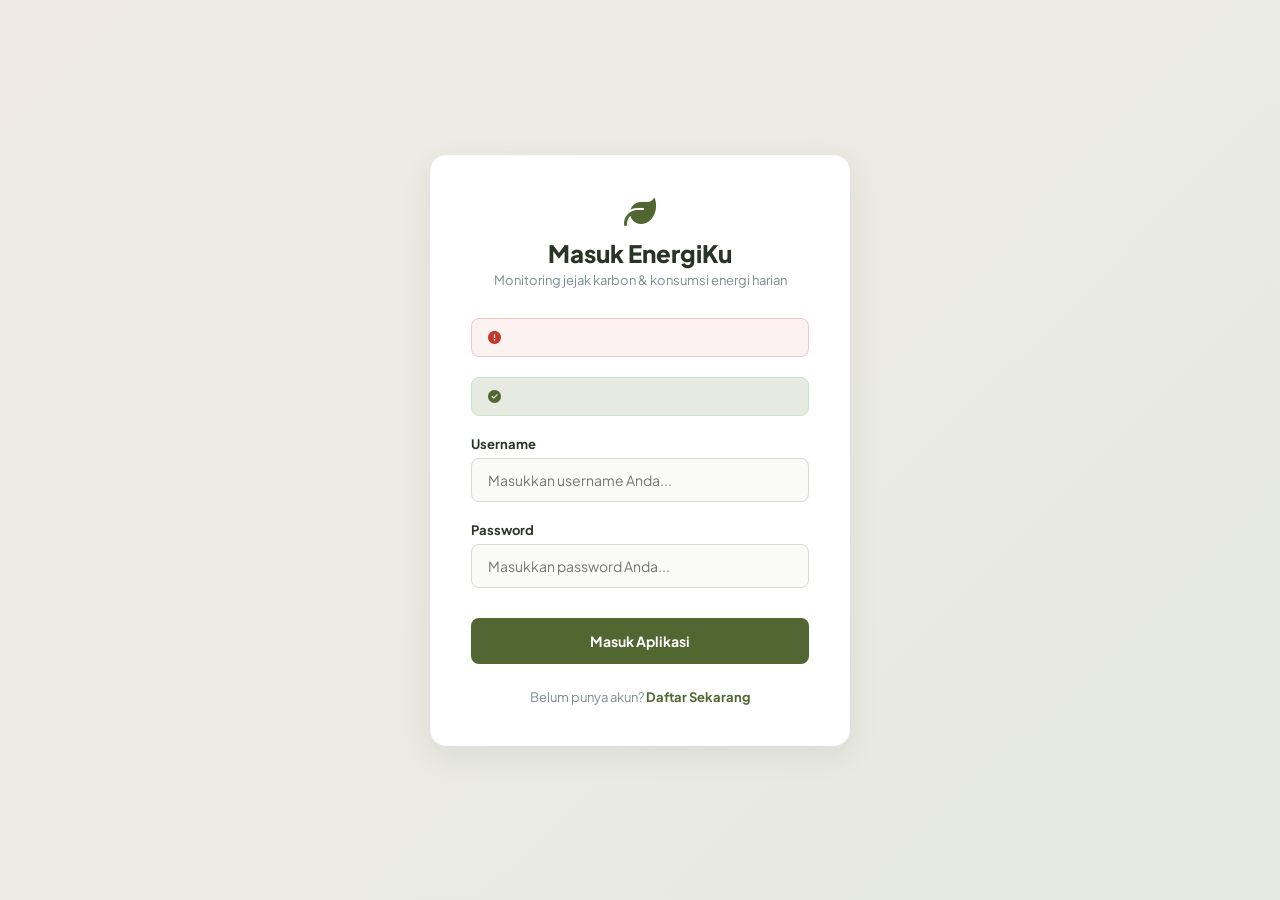
<file: src/main/resources/templates/login.html>
<!DOCTYPE html>
<html lang="id" xmlns:th="http://www.thymeleaf.org">
<head>
  <meta charset="UTF-8">
  <meta name="viewport" content="width=device-width, initial-scale=1.0">
  <title>EnergiKu — Masuk Sistem</title>
  <link href="https://fonts.googleapis.com/css2?family=Plus+Jakarta+Sans:wght@400;500;600;700;800&display=swap" rel="stylesheet">
  <link rel="stylesheet" href="https://cdnjs.cloudflare.com/ajax/libs/font-awesome/6.5.0/css/all.min.css">
  <style>
    :root {
      --bg-gradient: linear-gradient(135deg, #efebe4, #e6eae1);
      --accent-green: #516631;
      --accent-hover: #3d4d24;
      --text-dark: #2a3426;
      --white: #ffffff;
    }
    * { margin: 0; padding: 0; box-sizing: border-box; font-family: 'Plus Jakarta Sans', sans-serif; }
    body { background: var(--bg-gradient); height: 100vh; display: flex; align-items: center; justify-content: center; padding: 20px; }
    .auth-container { background: var(--white); width: 100%; max-width: 420px; padding: 40px; border-radius: 16px; box-shadow: 0 10px 30px rgba(42, 52, 38, 0.08); border: 1px solid rgba(0,0,0,0.02); }
    .brand-header { text-align: center; margin-bottom: 30px; }
    .brand-header i { color: var(--accent-green); font-size: 32px; margin-bottom: 10px; }
    .brand-header h2 { color: var(--text-dark); font-size: 24px; font-weight: 800; }
    .brand-header p { color: #7f8c8d; font-size: 13px; margin-top: 4px; }
    
    .form-group { margin-bottom: 20px; position: relative; }
    .form-group label { display: block; font-size: 13px; font-weight: 700; color: var(--text-dark); margin-bottom: 6px; }
    .form-group input { width: 100%; padding: 12px 16px; border: 1px solid #dcd8d0; border-radius: 8px; font-size: 14px; color: var(--text-dark); transition: all 0.3s ease; background: #fafaf9; }
    .form-group input:focus { outline: none; border-color: var(--accent-green); background: var(--white); box-shadow: 0 0 0 3px rgba(81, 102, 49, 0.15); }
    
    .btn-submit { width: 100%; background: var(--accent-green); color: var(--white); border: none; padding: 14px; border-radius: 8px; font-size: 14px; font-weight: 700; cursor: pointer; transition: background 0.3s ease; margin-top: 10px; }
    .btn-submit:hover { background: var(--accent-hover); }
    
    .alert { padding: 12px 16px; border-radius: 8px; font-size: 13px; font-weight: 600; margin-bottom: 20px; display: flex; align-items: center; gap: 10px; }
    .alert-danger { background: #fdf2f2; color: #c0392b; border: 1px solid #f5c6cb; }
    .alert-success { background: #e6eae1; color: #516631; border: 1px solid #c3e6cb; }
    
    .auth-footer { text-align: center; margin-top: 25px; font-size: 13px; color: #7f8c8d; }
    .auth-footer a { color: var(--accent-green); font-weight: 700; text-decoration: none; }
    .auth-footer a:hover { text-decoration: underline; }

    @keyframes authEntrance {
  from { opacity: 0; transform: scale(0.97) translateY(10px); }
  to { opacity: 1; transform: scale(1) translateY(0); }
}

.auth-container {
  /* ... properti lama kamu ... */
  animation: authEntrance 0.45s cubic-bezier(0.25, 1, 0.5, 1) forwards;
}
  </style>
</head>
<body>

  <div class="auth-container">
    <div class="brand-header">
      <i class="fas fa-leaf"></i>
      <h2>Masuk EnergiKu</h2>
      <p>Monitoring jejak karbon & konsumsi energi harian</p>
    </div>

    <div class="alert alert-danger" th:if="${errorMsg}">
      <i class="fas fa-circle-exclamation"></i> <span th:text="${errorMsg}"></span>
    </div>

    <div class="alert alert-success" th:if="${successMsg}">
      <i class="fas fa-circle-check"></i> <span th:text="${successMsg}"></span>
    </div>

    <form th:action="@{/do-login}" method="POST">
      <div class="form-group">
        <label for="username">Username</label>
        <input type="text" id="username" name="username" placeholder="Masukkan username Anda..." required autocomplete="off">
      </div>
      
      <div class="form-group">
        <label for="password">Password</label>
        <input type="password" id="password" name="password" placeholder="Masukkan password Anda..." required>
      </div>

      <button type="submit" class="btn-submit">Masuk Aplikasi</button>
    </form>

    <div class="auth-footer">
      Belum punya akun? <a th:href="@{/register}">Daftar Sekarang</a>
    </div>
  </div>

</body>
</html>
</file>
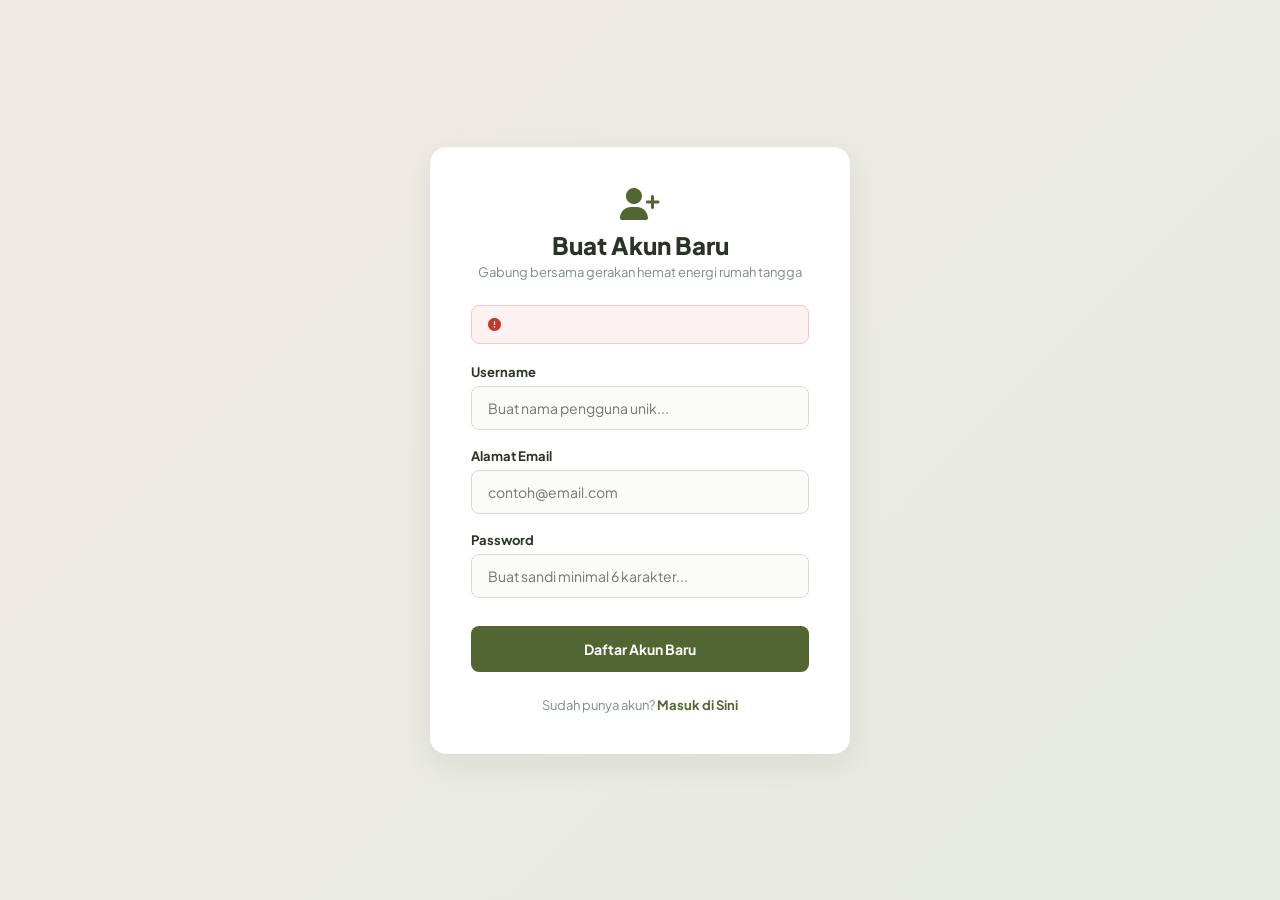
<file: src/main/resources/templates/register.html>
<!DOCTYPE html>
<html lang="id" xmlns:th="http://www.thymeleaf.org">
<head>
  <meta charset="UTF-8">
  <meta name="viewport" content="width=device-width, initial-scale=1.0">
  <title>EnergiKu — Pendaftaran Akun</title>
  <link href="https://fonts.googleapis.com/css2?family=Plus+Jakarta+Sans:wght@400;500;600;700;800&display=swap" rel="stylesheet">
  <link rel="stylesheet" href="https://cdnjs.cloudflare.com/ajax/libs/font-awesome/6.5.0/css/all.min.css">
  <style>
    :root {
      --bg-gradient: linear-gradient(135deg, #efebe4, #e6eae1);
      --accent-green: #516631;
      --accent-hover: #3d4d24;
      --text-dark: #2a3426;
      --white: #ffffff;
    }
    * { margin: 0; padding: 0; box-sizing: border-box; font-family: 'Plus Jakarta Sans', sans-serif; }
    body { background: var(--bg-gradient); height: 100vh; display: flex; align-items: center; justify-content: center; padding: 20px; }
    .auth-container { background: var(--white); width: 100%; max-width: 420px; padding: 40px; border-radius: 16px; box-shadow: 0 10px 30px rgba(42, 52, 38, 0.08); border: 1px solid rgba(0,0,0,0.02); }
    .brand-header { text-align: center; margin-bottom: 25px; }
    .brand-header i { color: var(--accent-green); font-size: 32px; margin-bottom: 10px; }
    .brand-header h2 { color: var(--text-dark); font-size: 24px; font-weight: 800; }
    .brand-header p { color: #7f8c8d; font-size: 13px; margin-top: 4px; }
    
    .form-group { margin-bottom: 18px; position: relative; }
    .form-group label { display: block; font-size: 13px; font-weight: 700; color: var(--text-dark); margin-bottom: 6px; }
    .form-group input { width: 100%; padding: 12px 16px; border: 1px solid #dcd8d0; border-radius: 8px; font-size: 14px; color: var(--text-dark); transition: all 0.3s ease; background: #fafaf9; }
    .form-group input:focus { outline: none; border-color: var(--accent-green); background: var(--white); box-shadow: 0 0 0 3px rgba(81, 102, 49, 0.15); }
    
    .btn-submit { width: 100%; background: var(--accent-green); color: var(--white); border: none; padding: 14px; border-radius: 8px; font-size: 14px; font-weight: 700; cursor: pointer; transition: background 0.3s ease; margin-top: 10px; }
    .btn-submit:hover { background: var(--accent-hover); }
    
    .alert { padding: 12px 16px; border-radius: 8px; font-size: 13px; font-weight: 600; margin-bottom: 20px; display: flex; align-items: center; gap: 10px; background: #fdf2f2; color: #c0392b; border: 1px solid #f5c6cb; }
    
    .auth-footer { text-align: center; margin-top: 25px; font-size: 13px; color: #7f8c8d; }
    .auth-footer a { color: var(--accent-green); font-weight: 700; text-decoration: none; }
    .auth-footer a:hover { text-decoration: underline; }

    /* Tambahkan ini di dalam tag <style> register.html */
@keyframes authEntrance {
  from { opacity: 0; transform: scale(0.97) translateY(10px); }
  to { opacity: 1; transform: scale(1) translateY(0); }
}

.auth-container {
  /* ... properti lama kamu ... */
  animation: authEntrance 0.45s cubic-bezier(0.25, 1, 0.5, 1) forwards;
}
  </style>
</head>
<body>

  <div class="auth-container">
    <div class="brand-header">
      <i class="fas fa-user-plus"></i>
      <h2>Buat Akun Baru</h2>
      <p>Gabung bersama gerakan hemat energi rumah tangga</p>
    </div>

    <div class="alert" th:if="${errorMsg}">
      <i class="fas fa-circle-exclamation"></i> <span th:text="${errorMsg}"></span>
    </div>

    <form th:action="@{/do-register}" method="POST">
      <div class="form-group">
        <label for="username">Username</label>
        <input type="text" id="username" name="username" placeholder="Buat nama pengguna unik..." required autocomplete="off">
      </div>

      <div class="form-group">
        <label for="email">Alamat Email</label>
        <input type="email" id="email" name="email" placeholder="contoh@email.com" required autocomplete="off">
      </div>
      
      <div class="form-group">
        <label for="password">Password</label>
        <input type="password" id="password" name="password" placeholder="Buat sandi minimal 6 karakter..." required>
      </div>

      <button type="submit" class="btn-submit">Daftar Akun Baru</button>
    </form>

    <div class="auth-footer">
      Sudah punya akun? <a th:href="@{/login}">Masuk di Sini</a>
    </div>
  </div>

</body>
</html>
</file>
